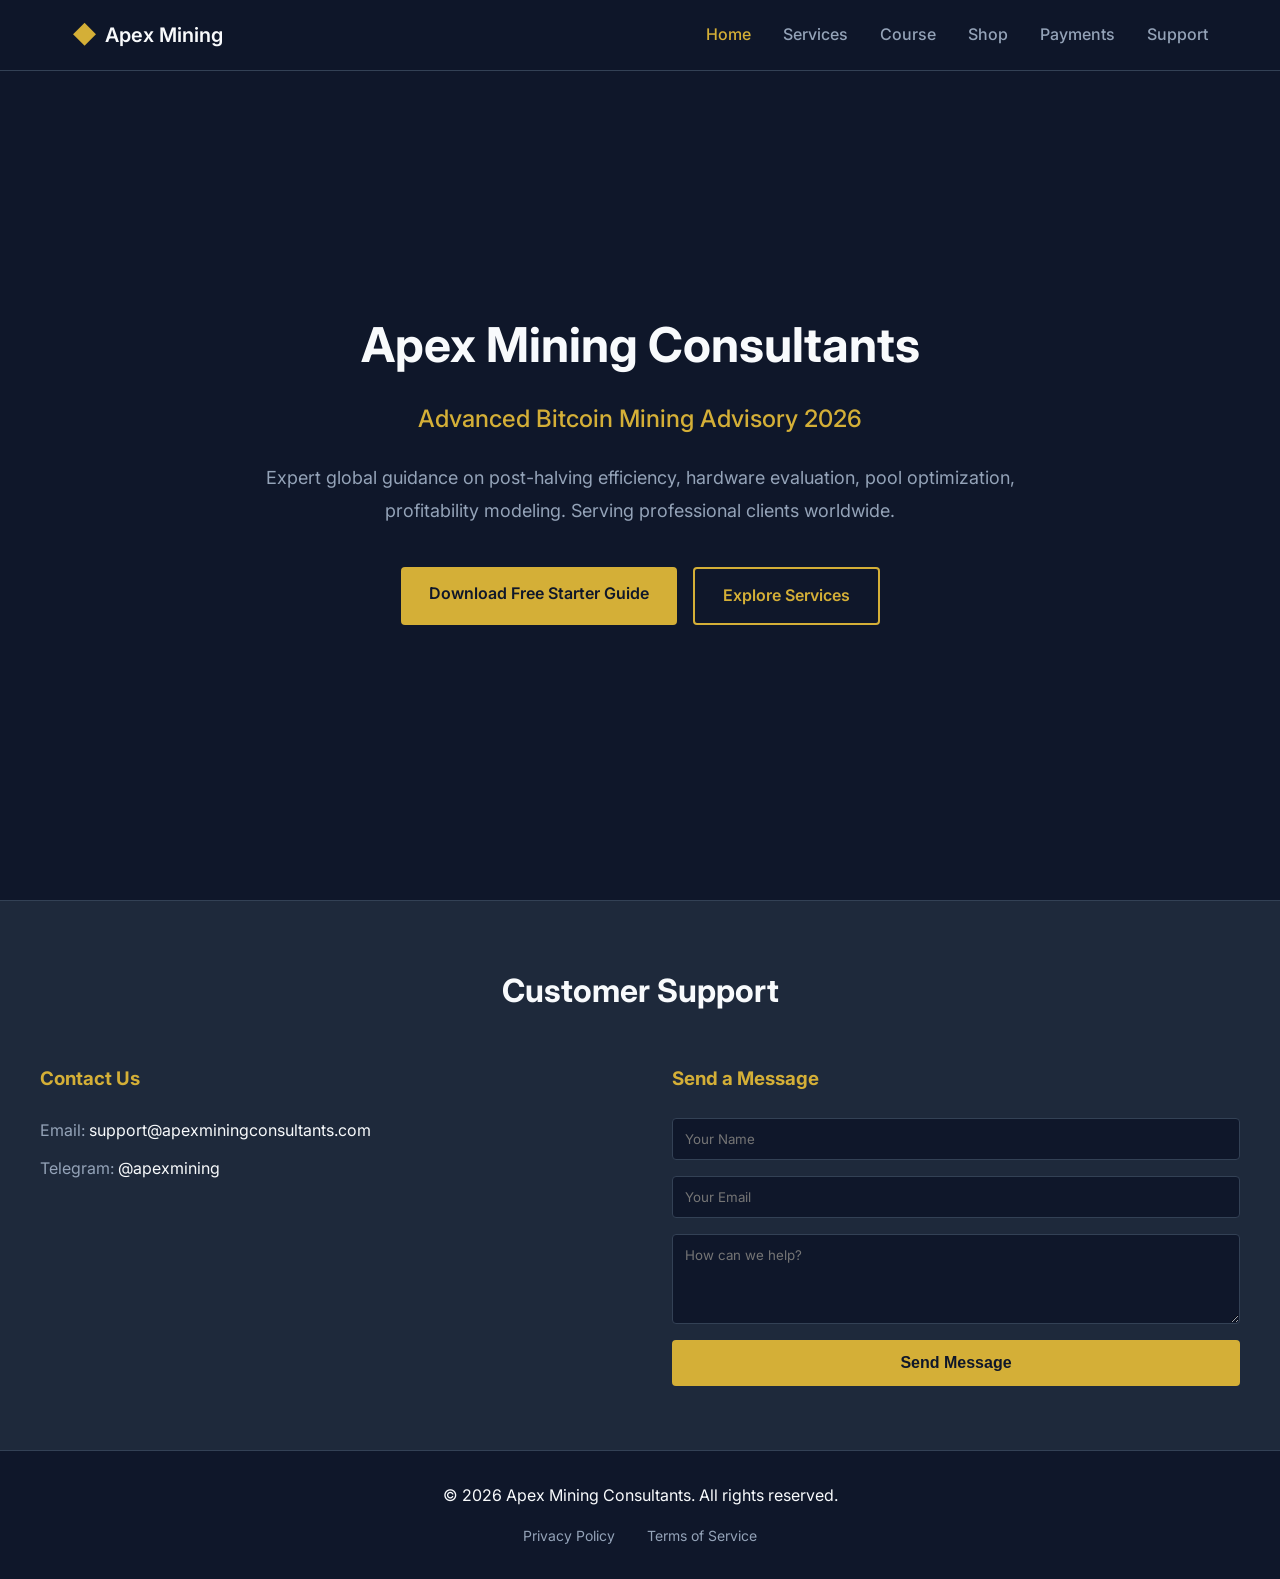
<file: index.html>
<!-- index.html -->
<!DOCTYPE html>
<html lang="en">
<head>
    <meta charset="UTF-8">
    <meta name="viewport" content="width=device-width, initial-scale=1.0">
    <title>Apex Mining Consultants | Advanced Bitcoin Mining Advisory</title>
    <link rel="stylesheet" href="style.css">
    <link rel="preconnect" href="https://fonts.googleapis.com">
    <link rel="preconnect" href="https://fonts.gstatic.com" crossorigin>
    <link href="https://fonts.googleapis.com/css2?family=Inter:wght@300;400;500;600;700&display=swap" rel="stylesheet">
</head>
<body>
    <nav class="navbar">
        <div class="nav-container">
            <a href="index.html" class="logo">
                <span class="logo-symbol">◆</span>
                <span class="logo-text">Apex Mining</span>
            </a>
            <button class="mobile-toggle" aria-label="Toggle menu">☰</button>
            <ul class="nav-menu">
                <li><a href="index.html" class="active">Home</a></li>
                <li><a href="services.html">Services</a></li>
                <li><a href="course.html">Course</a></li>
                <li><a href="shop.html">Shop</a></li>
                <li><a href="payments.html">Payments</a></li>
                <li><a href="#support">Support</a></li>
            </ul>
        </div>
    </nav>

    <main>
        <section class="hero">
            <div class="hero-content">
                <h1>Apex Mining Consultants</h1>
                <p class="subtitle">Advanced Bitcoin Mining Advisory 2026</p>
                <p class="description">Expert global guidance on post-halving efficiency, hardware evaluation, pool optimization, profitability modeling. Serving professional clients worldwide.</p>
                <div class="hero-buttons">
                    <a href="assets/free-guide.pdf" download class="btn btn-primary">Download Free Starter Guide</a>
                    <a href="services.html" class="btn btn-secondary">Explore Services</a>
                </div>
            </div>
        </section>

        <section id="support" class="support-section">
            <div class="container">
                <h2>Customer Support</h2>
                <div class="support-grid">
                    <div class="support-info">
                        <h3>Contact Us</h3>
                        <p>Email: <a href="mailto:support@apexminingconsultants.com">support@apexminingconsultants.com</a></p>
                        <p>Telegram: <a href="https://t.me/apexmining" target="_blank">@apexmining</a></p>
                    </div>
                    <div class="support-form">
                        <h3>Send a Message</h3>
                        <form action="https://formspree.io/f/YOUR_FORM_ID" method="POST">
                            <input type="text" name="name" placeholder="Your Name" required>
                            <input type="email" name="email" placeholder="Your Email" required>
                            <textarea name="message" placeholder="How can we help?" rows="4" required></textarea>
                            <button type="submit" class="btn btn-primary">Send Message</button>
                        </form>
                    </div>
                </div>
            </div>
        </section>
    </main>

    <footer>
        <div class="container">
            <p>&copy; 2026 Apex Mining Consultants. All rights reserved.</p>
            <div class="footer-links">
                <a href="privacy.html">Privacy Policy</a>
                <a href="terms.html">Terms of Service</a>
            </div>
        </div>
    </footer>

    <script src="script.js"></script>
</body>
</html>
</file>
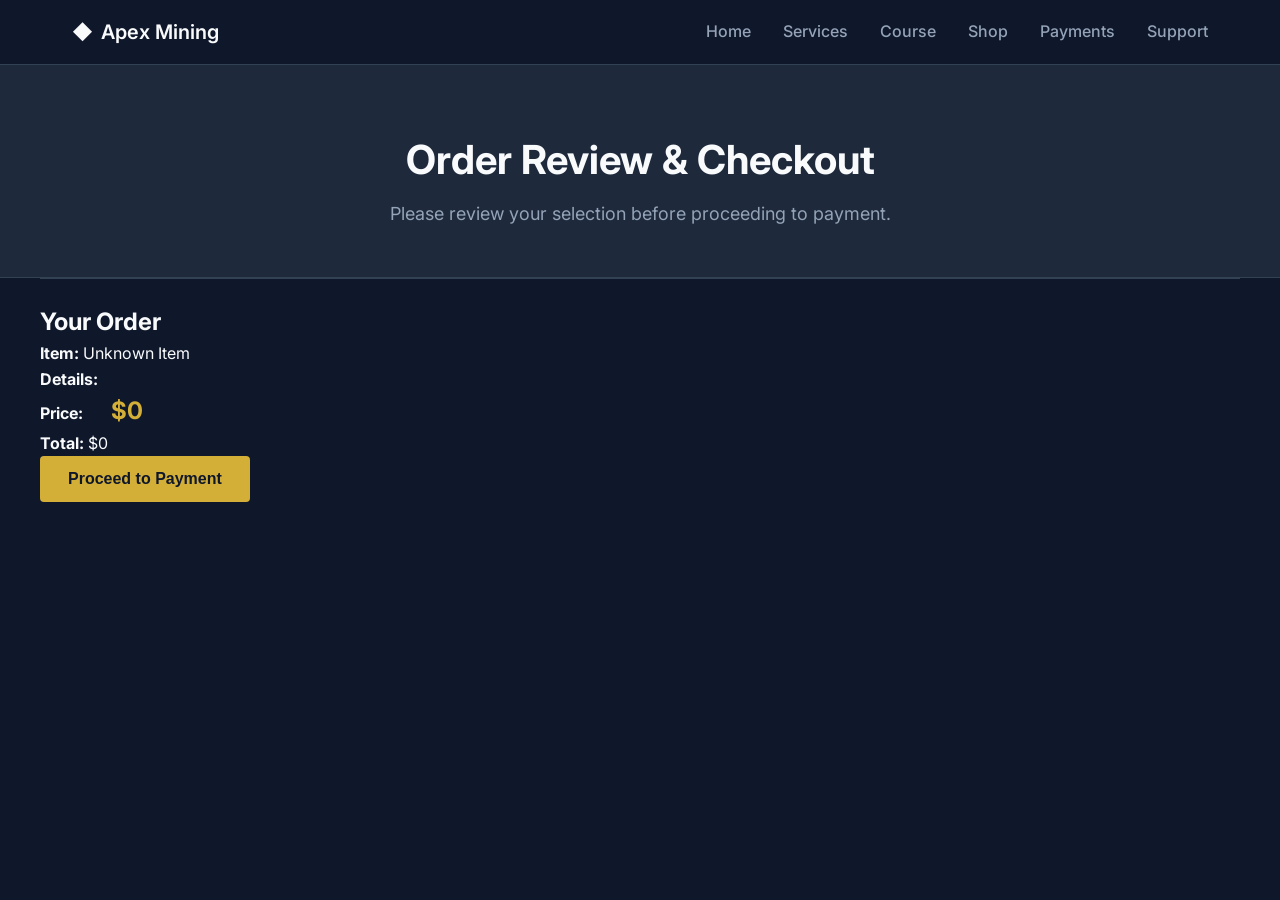
<file: checkout.html>
<!DOCTYPE html>
<html lang="en">
<head>
    <meta charset="UTF-8">
    <meta name="viewport" content="width=device-width, initial-scale=1.0">
    <title>Checkout – Apex Mining Consultants</title>
    <link href="https://fonts.googleapis.com/css2?family=Inter:wght@300;400;500;600;700&display=swap" rel="stylesheet">
    <link rel="stylesheet" href="style.css">
</head>
<body>
    <!-- Navbar (copy from other pages) -->
    <nav class="navbar">
        <div class="container nav-container">
            <a href="index.html" class="logo">
                <span class="logo-icon">◆</span>
                <span class="logo-text">Apex Mining</span>
            </a>
            <button class="mobile-toggle" aria-label="Toggle menu">☰</button>
            <ul class="nav-menu">
                <li><a href="index.html">Home</a></li>
                <li><a href="services.html">Services</a></li>
                <li><a href="course.html">Course</a></li>
                <li><a href="shop.html">Shop</a></li>
                <li><a href="payments.html">Payments</a></li>
                <li><a href="#support">Support</a></li>
            </ul>
        </div>
    </nav>

    <header class="page-header">
        <div class="container">
            <h1>Order Review & Checkout</h1>
            <p>Please review your selection before proceeding to payment.</p>
        </div>
    </header>

    <section class="section checkout-section">
        <div class="container">
            <div class="order-summary">
                <h2>Your Order</h2>
                <div id="order-details">
                    <p><strong>Item:</strong> <span id="item-name">Loading...</span></p>
                    <p><strong>Details:</strong> <span id="item-specs"></span></p>
                    <p><strong>Price:</strong> <span id="item-price" class="price"></span></p>
                </div>
                <div class="total">
                    <p><strong>Total:</strong> <span id="total-price"></span></p>
                </div>
                <button id="proceed-btn" class="btn btn-primary">Proceed to Payment</button>
            </div>
        </div>
    </section>

    <!-- Support & footer (copy from other pages) -->

    <script src="script.js"></script>
    <script>
      // Checkout logic (read from URL params)
      document.addEventListener('DOMContentLoaded', () => {
        const urlParams = new URLSearchParams(window.location.search);
        const item = urlParams.get('item') || 'Unknown Item';
        const specs = urlParams.get('specs') || '';
        const price = urlParams.get('price') || '$0';

        document.getElementById('item-name').textContent = item;
        document.getElementById('item-specs').textContent = specs;
        document.getElementById('item-price').textContent = price;
        document.getElementById('total-price').textContent = price;

        // Proceed button redirects to payments.html
        document.getElementById('proceed-btn').addEventListener('click', () => {
          window.location.href = 'payments.html';
        });
      });
    </script>
</body>
</html>
</file>
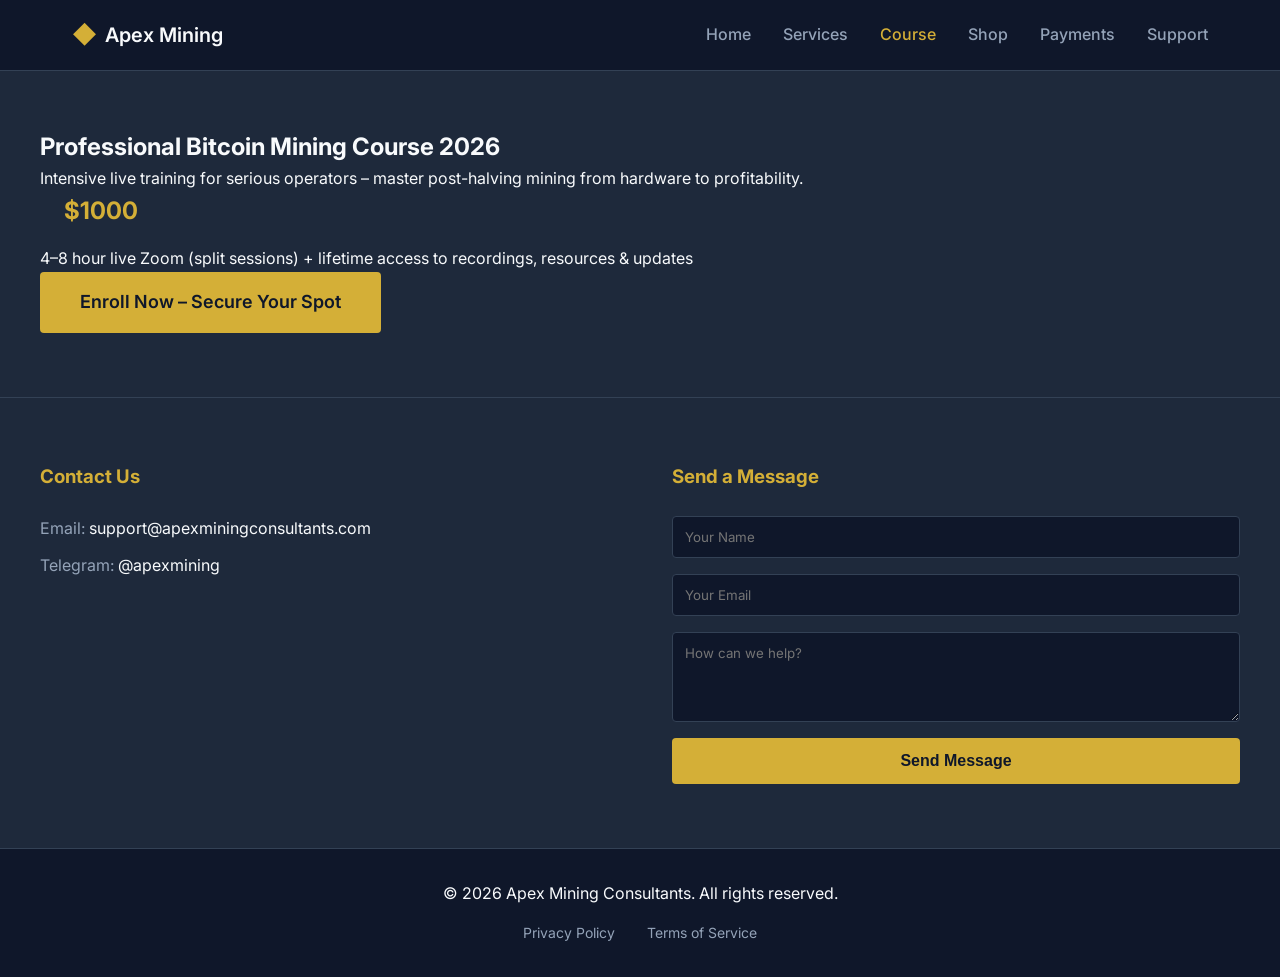
<file: course.html>
<!-- course.html – Updated with checkout link -->
<!DOCTYPE html>
<html lang="en">
<head>
    <meta charset="UTF-8">
    <meta name="viewport" content="width=device-width, initial-scale=1.0">
    <title>Intensive Mining Course | Apex Mining Consultants</title>
    <link rel="stylesheet" href="style.css">
    <link rel="preconnect" href="https://fonts.googleapis.com">
    <link rel="preconnect" href="https://fonts.gstatic.com" crossorigin>
    <link href="https://fonts.googleapis.com/css2?family=Inter:wght@300;400;500;600;700&display=swap" rel="stylesheet">
</head>
<body>
    <nav class="navbar">
        <div class="nav-container">
            <a href="index.html" class="logo">
                <span class="logo-symbol">◆</span>
                <span class="logo-text">Apex Mining</span>
            </a>
            <button class="mobile-toggle" aria-label="Toggle menu">☰</button>
            <ul class="nav-menu">
                <li><a href="index.html">Home</a></li>
                <li><a href="services.html">Services</a></li>
                <li><a href="course.html" class="active">Course</a></li>
                <li><a href="shop.html">Shop</a></li>
                <li><a href="payments.html">Payments</a></li>
                <li><a href="#support">Support</a></li>
            </ul>
        </div>
    </nav>

    <main>
        <section class="course-hero">
            <div class="container">
                <h1>Professional Bitcoin Mining Course 2026</h1>
                <p class="lead">Intensive live training for serious operators – master post-halving mining from hardware to profitability.</p>
                <div class="price">$1000</div>
                <p class="meta">4–8 hour live Zoom (split sessions) + lifetime access to recordings, resources & updates</p>
                <a href="checkout.html?item=Professional%20Bitcoin%20Mining%20Course%202026&price=$1000" class="btn btn-primary btn-large">Enroll Now – Secure Your Spot</a>
            </div>
        </section>

        <!-- Rest of course content remains unchanged (curriculum, outcomes, FAQ, images, etc.) -->

        <!-- Support & footer (unchanged) -->
        <section class="support-section">
            <div class="container">
                <div class="support-grid">
                    <div class="support-info">
                        <h3>Contact Us</h3>
                        <p>Email: <a href="mailto:support@apexminingconsultants.com">support@apexminingconsultants.com</a></p>
                        <p>Telegram: <a href="https://t.me/apexmining" target="_blank">@apexmining</a></p>
                    </div>
                    <div class="support-form">
                        <h3>Send a Message</h3>
                        <form action="https://formspree.io/f/YOUR_FORM_ID" method="POST">
                            <input type="text" name="name" placeholder="Your Name" required>
                            <input type="email" name="email" placeholder="Your Email" required>
                            <textarea name="message" placeholder="How can we help?" rows="4" required></textarea>
                            <button type="submit" class="btn btn-primary">Send Message</button>
                        </form>
                    </div>
                </div>
            </div>
        </section>
    </main>

    <footer>
        <div class="container">
            <p>&copy; 2026 Apex Mining Consultants. All rights reserved.</p>
            <div class="footer-links">
                <a href="privacy.html">Privacy Policy</a>
                <a href="terms.html">Terms of Service</a>
            </div>
        </div>
    </footer>

    <script src="script.js"></script>
</body>
</html>
</file>
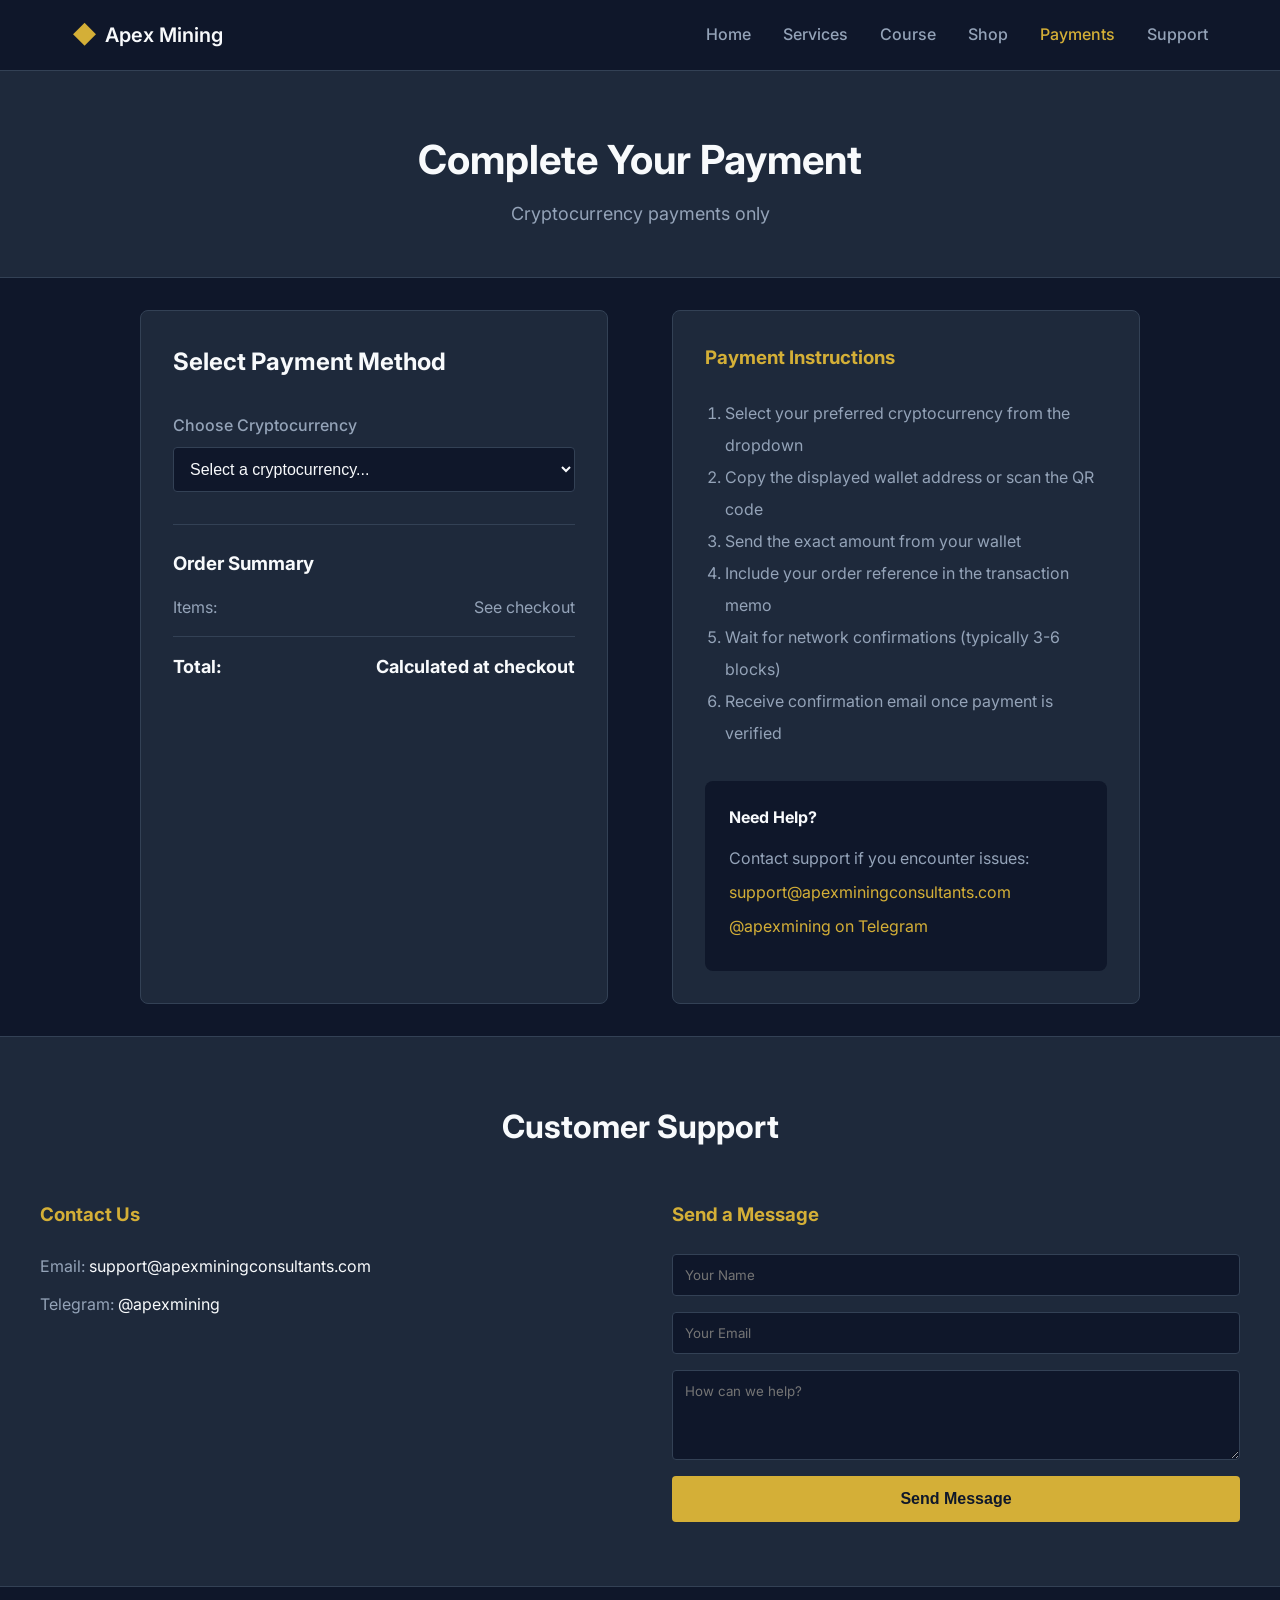
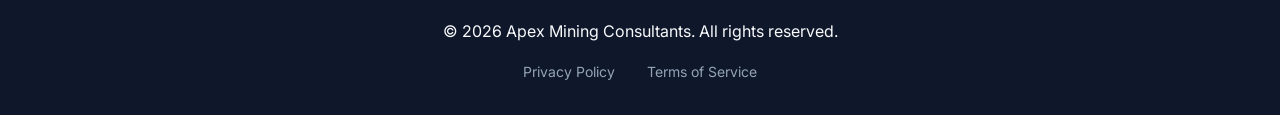
<file: payment.html>
<!-- payments.html -->
<!DOCTYPE html>
<html lang="en">
<head>
    <meta charset="UTF-8">
    <meta name="viewport" content="width=device-width, initial-scale=1.0">
    <title>Payment | Apex Mining Consultants</title>
    <link rel="stylesheet" href="style.css">
    <link rel="preconnect" href="https://fonts.googleapis.com">
    <link rel="preconnect" href="https://fonts.gstatic.com" crossorigin>
    <link href="https://fonts.googleapis.com/css2?family=Inter:wght@300;400;500;600;700&display=swap" rel="stylesheet">
</head>
<body>
    <nav class="navbar">
        <div class="nav-container">
            <a href="index.html" class="logo">
                <span class="logo-symbol">◆</span>
                <span class="logo-text">Apex Mining</span>
            </a>
            <button class="mobile-toggle" aria-label="Toggle menu">☰</button>
            <ul class="nav-menu">
                <li><a href="index.html">Home</a></li>
                <li><a href="services.html">Services</a></li>
                <li><a href="course.html">Course</a></li>
                <li><a href="shop.html">Shop</a></li>
                <li><a href="payments.html" class="active">Payments</a></li>
                <li><a href="#support">Support</a></li>
            </ul>
        </div>
    </nav>

    <main>
        <section class="page-header">
            <div class="container">
                <h1>Complete Your Payment</h1>
                <p>Cryptocurrency payments only</p>
            </div>
        </section>

        <section class="payment-section">
            <div class="container">
                <div class="payment-container">
                    <div class="payment-form">
                        <h2>Select Payment Method</h2>
                        
                        <div class="form-group">
                            <label for="crypto-select">Choose Cryptocurrency</label>
                            <select id="crypto-select" class="crypto-select">
                                <option value="">Select a cryptocurrency...</option>
                                <option value="btc">Bitcoin (BTC)</option>
                                <option value="ltc">Litecoin (LTC)</option>
                                <option value="eth">Ethereum (ERC-20)</option>
                                <option value="usdt">USDT (ERC-20)</option>
                                <option value="bnb">BNB (BEP-20)</option>
                            </select>
                        </div>

                        <div id="payment-details" class="payment-details hidden">
                            <div class="crypto-info">
                                <h3 id="crypto-name"></h3>
                                <div class="address-box">
                                    <label>Send payment to this address:</label>
                                    <div class="address-display">
                                        <code id="crypto-address"></code>
                                        <button class="copy-btn" onclick="copyAddress()">Copy</button>
                                    </div>
                                </div>
                                <div class="qr-placeholder">
                                    <div class="qr-code" id="qr-code">
                                        QR Code Placeholder
                                    </div>
                                </div>
                            </div>

                            <div class="payment-notes">
                                <div class="note warning">
                                    <strong>Important:</strong> Include your order reference number in the transaction memo/description.
                                </div>
                                <div class="note">
                                    <strong>Processing:</strong> Payments are confirmed after required network confirmations.
                                </div>
                                <div class="note final">
                                    <strong>All sales are final once confirmed on-chain.</strong> No refunds after blockchain confirmation.
                                </div>
                            </div>
                        </div>

                        <div class="order-summary">
                            <h3>Order Summary</h3>
                            <div class="summary-row">
                                <span>Items:</span>
                                <span>See checkout</span>
                            </div>
                            <div class="summary-row total">
                                <span>Total:</span>
                                <span>Calculated at checkout</span>
                            </div>
                        </div>
                    </div>

                    <div class="payment-help">
                        <h3>Payment Instructions</h3>
                        <ol>
                            <li>Select your preferred cryptocurrency from the dropdown</li>
                            <li>Copy the displayed wallet address or scan the QR code</li>
                            <li>Send the exact amount from your wallet</li>
                            <li>Include your order reference in the transaction memo</li>
                            <li>Wait for network confirmations (typically 3-6 blocks)</li>
                            <li>Receive confirmation email once payment is verified</li>
                        </ol>
                        
                        <div class="support-box">
                            <h4>Need Help?</h4>
                            <p>Contact support if you encounter issues:</p>
                            <p><a href="mailto:support@apexminingconsultants.com">support@apexminingconsultants.com</a></p>
                            <p><a href="https://t.me/apexmining" target="_blank">@apexmining on Telegram</a></p>
                        </div>
                    </div>
                </div>
            </div>
        </section>

        <section id="support" class="support-section">
            <div class="container">
                <h2>Customer Support</h2>
                <div class="support-grid">
                    <div class="support-info">
                        <h3>Contact Us</h3>
                        <p>Email: <a href="mailto:support@apexminingconsultants.com">support@apexminingconsultants.com</a></p>
                        <p>Telegram: <a href="https://t.me/apexmining" target="_blank">@apexmining</a></p>
                    </div>
                    <div class="support-form">
                        <h3>Send a Message</h3>
                        <form action="https://formspree.io/f/YOUR_FORM_ID" method="POST">
                            <input type="text" name="name" placeholder="Your Name" required>
                            <input type="email" name="email" placeholder="Your Email" required>
                            <textarea name="message" placeholder="How can we help?" rows="4" required></textarea>
                            <button type="submit" class="btn btn-primary">Send Message</button>
                        </form>
                    </div>
                </div>
            </div>
        </section>
    </main>

    <footer>
        <div class="container">
            <p>&copy; 2026 Apex Mining Consultants. All rights reserved.</p>
            <div class="footer-links">
                <a href="privacy.html">Privacy Policy</a>
                <a href="terms.html">Terms of Service</a>
            </div>
        </div>
    </footer>

    <script src="script.js"></script>
</body>
</html>
</file>
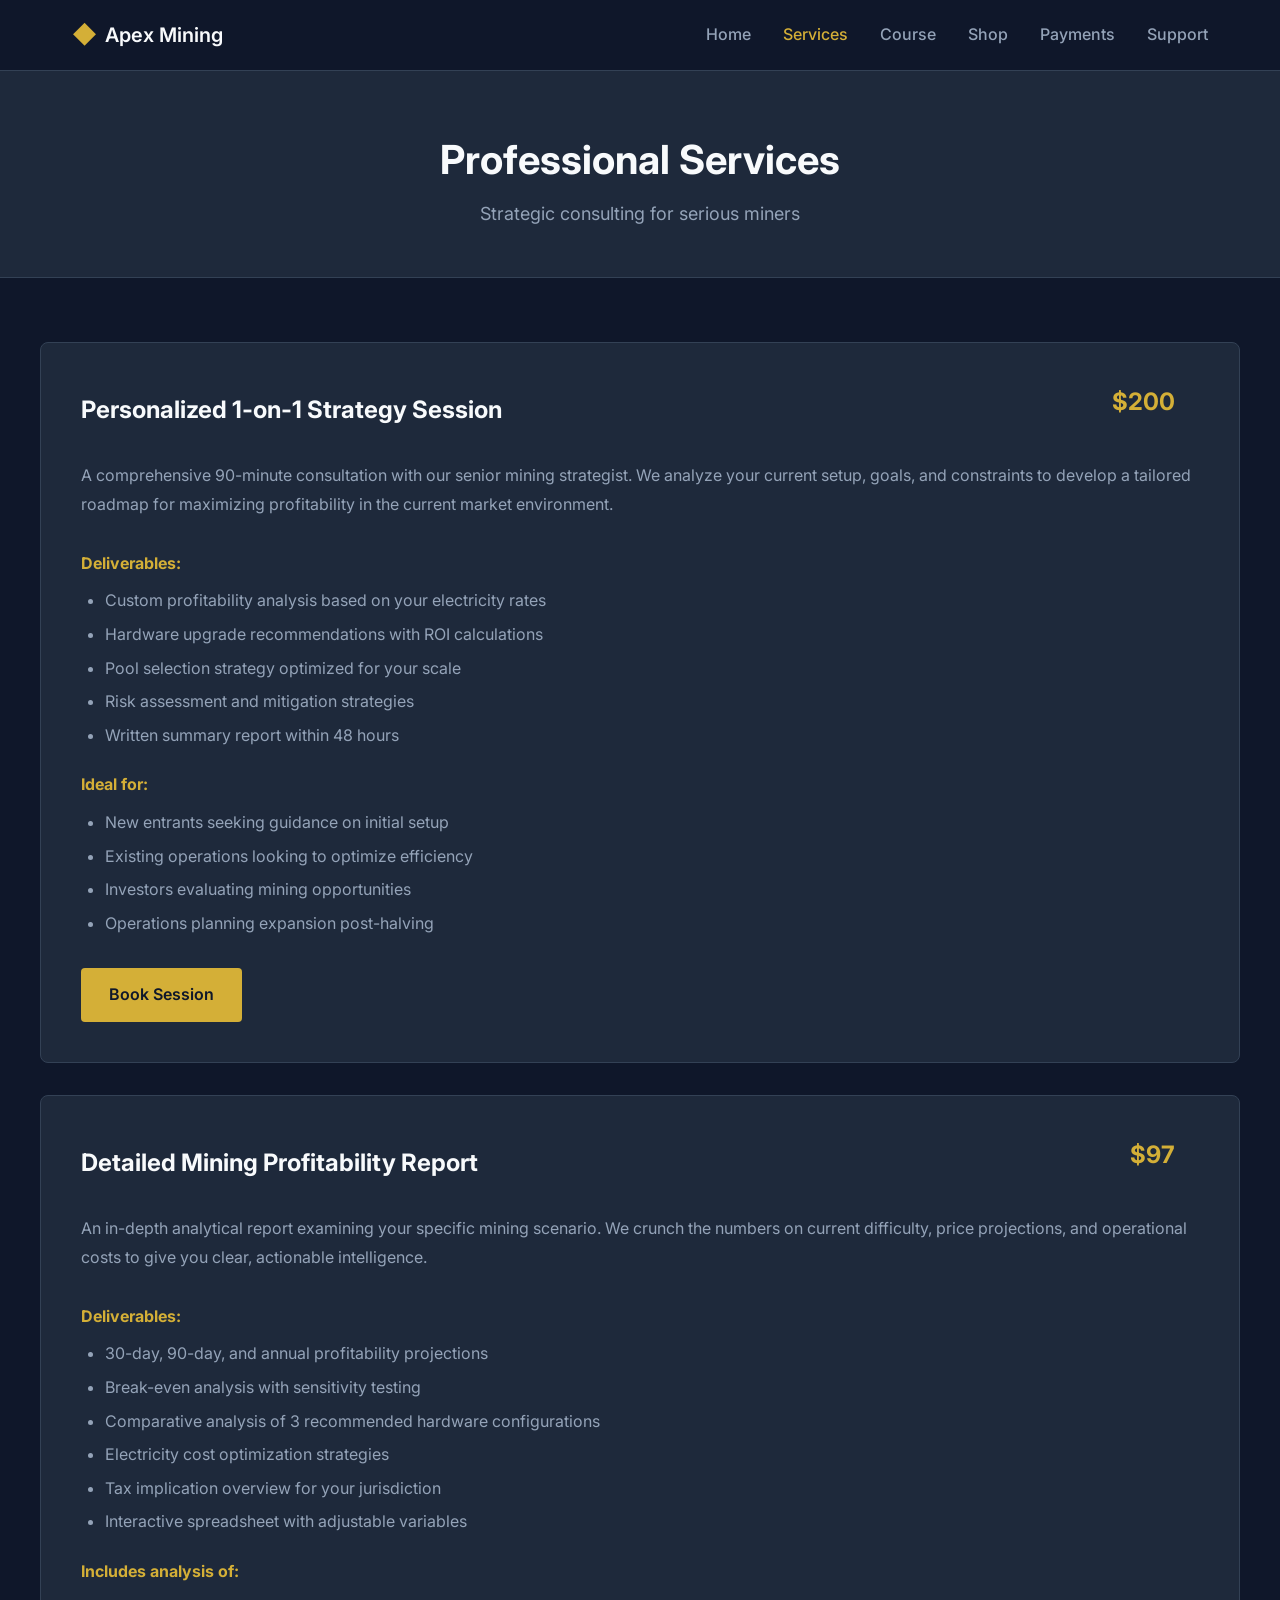
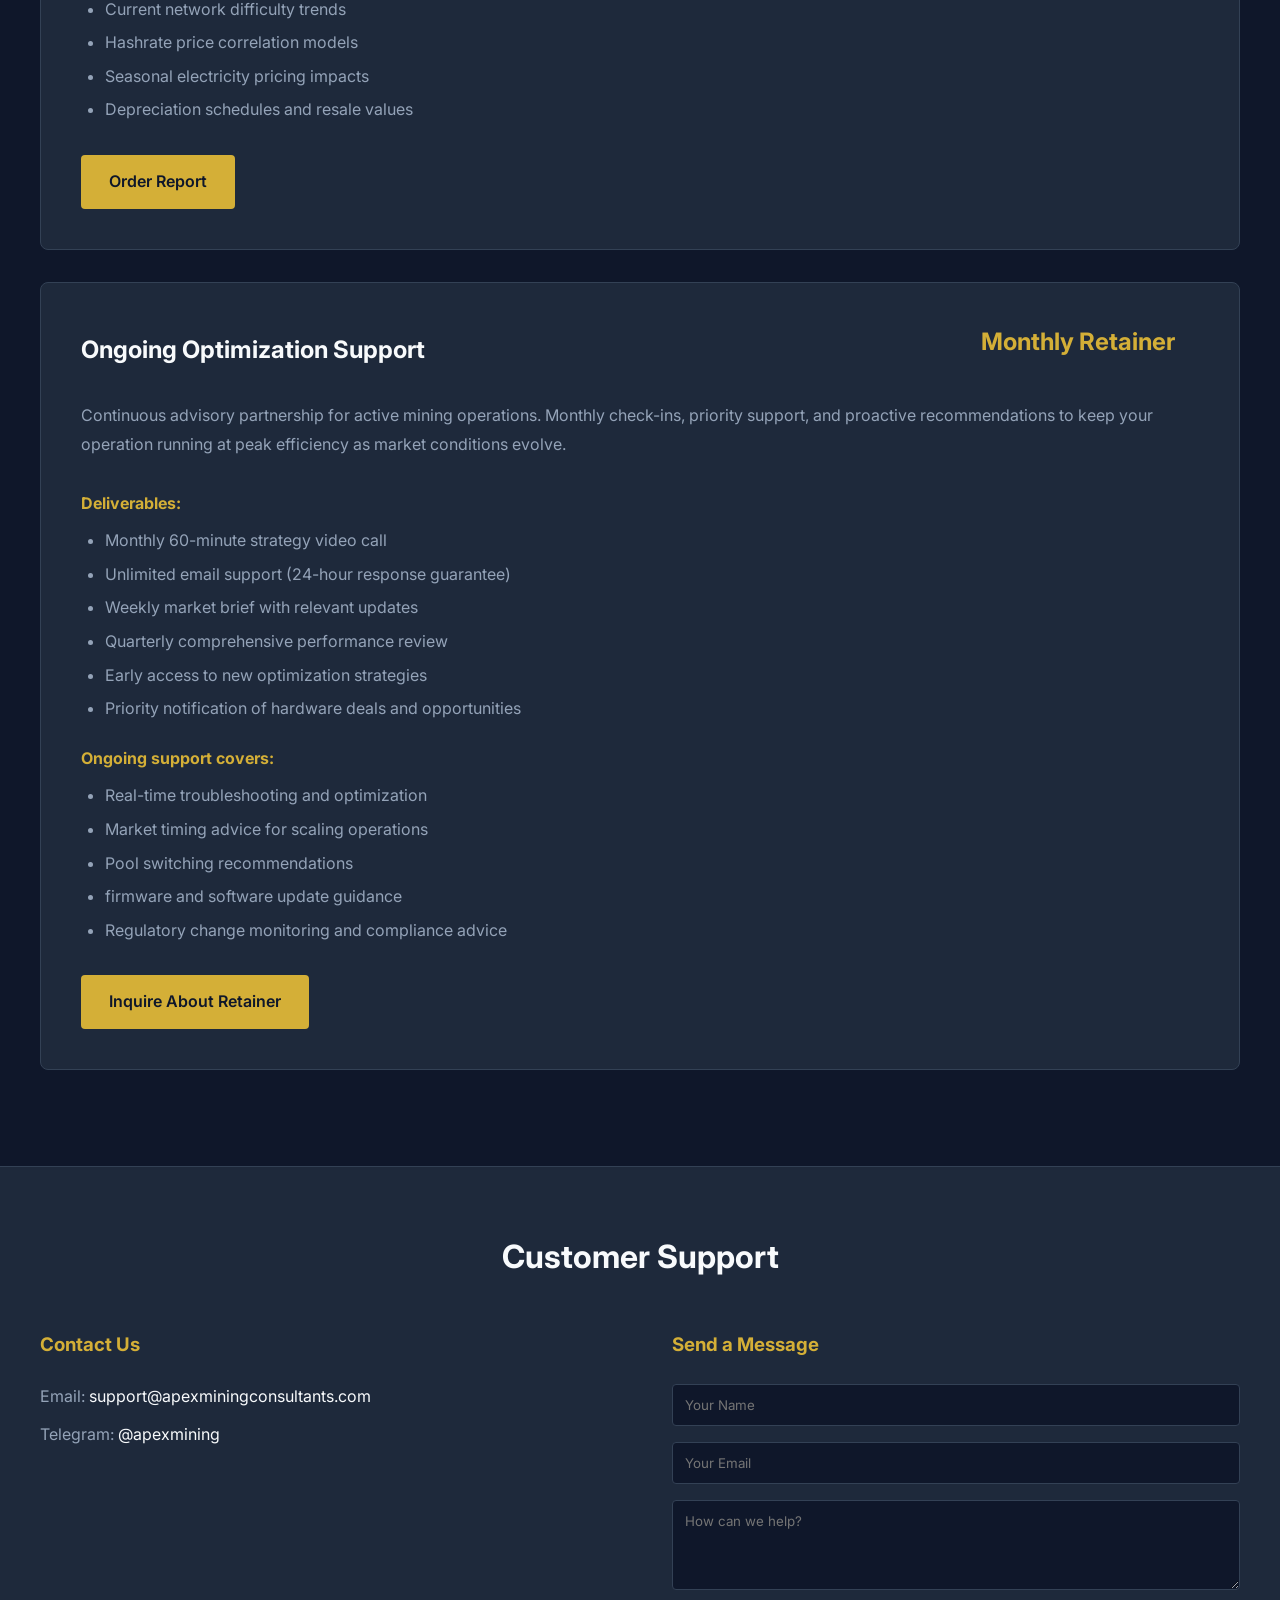
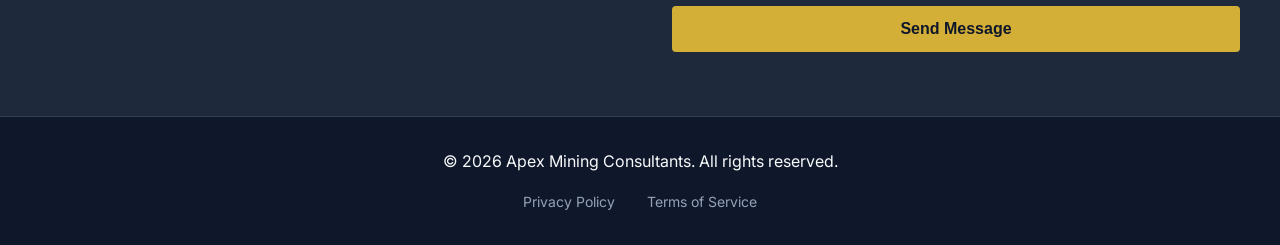
<file: service.html>
<!-- services.html -->
<!DOCTYPE html>
<html lang="en">
<head>
    <meta charset="UTF-8">
    <meta name="viewport" content="width=device-width, initial-scale=1.0">
    <title>Services | Apex Mining Consultants</title>
    <link rel="stylesheet" href="style.css">
    <link rel="preconnect" href="https://fonts.googleapis.com">
    <link rel="preconnect" href="https://fonts.gstatic.com" crossorigin>
    <link href="https://fonts.googleapis.com/css2?family=Inter:wght@300;400;500;600;700&display=swap" rel="stylesheet">
</head>
<body>
    <nav class="navbar">
        <div class="nav-container">
            <a href="index.html" class="logo">
                <span class="logo-symbol">◆</span>
                <span class="logo-text">Apex Mining</span>
            </a>
            <button class="mobile-toggle" aria-label="Toggle menu">☰</button>
            <ul class="nav-menu">
                <li><a href="index.html">Home</a></li>
                <li><a href="services.html" class="active">Services</a></li>
                <li><a href="course.html">Course</a></li>
                <li><a href="shop.html">Shop</a></li>
                <li><a href="payments.html">Payments</a></li>
                <li><a href="#support">Support</a></li>
            </ul>
        </div>
    </nav>

    <main>
        <section class="page-header">
            <div class="container">
                <h1>Professional Services</h1>
                <p>Strategic consulting for serious miners</p>
            </div>
        </section>

        <section class="services-grid">
            <div class="container">
                <div class="service-card">
                    <div class="service-header">
                        <h2>Personalized 1-on-1 Strategy Session</h2>
                        <span class="price">$200</span>
                    </div>
                    <p class="service-description">A comprehensive 90-minute consultation with our senior mining strategist. We analyze your current setup, goals, and constraints to develop a tailored roadmap for maximizing profitability in the current market environment.</p>
                    
                    <div class="service-details">
                        <h4>Deliverables:</h4>
                        <ul>
                            <li>Custom profitability analysis based on your electricity rates</li>
                            <li>Hardware upgrade recommendations with ROI calculations</li>
                            <li>Pool selection strategy optimized for your scale</li>
                            <li>Risk assessment and mitigation strategies</li>
                            <li>Written summary report within 48 hours</li>
                        </ul>
                        
                        <h4>Ideal for:</h4>
                        <ul>
                            <li>New entrants seeking guidance on initial setup</li>
                            <li>Existing operations looking to optimize efficiency</li>
                            <li>Investors evaluating mining opportunities</li>
                            <li>Operations planning expansion post-halving</li>
                        </ul>
                    </div>
                    <a href="payments.html" class="btn btn-primary">Book Session</a>
                </div>

                <div class="service-card">
                    <div class="service-header">
                        <h2>Detailed Mining Profitability Report</h2>
                        <span class="price">$97</span>
                    </div>
                    <p class="service-description">An in-depth analytical report examining your specific mining scenario. We crunch the numbers on current difficulty, price projections, and operational costs to give you clear, actionable intelligence.</p>
                    
                    <div class="service-details">
                        <h4>Deliverables:</h4>
                        <ul>
                            <li>30-day, 90-day, and annual profitability projections</li>
                            <li>Break-even analysis with sensitivity testing</li>
                            <li>Comparative analysis of 3 recommended hardware configurations</li>
                            <li>Electricity cost optimization strategies</li>
                            <li>Tax implication overview for your jurisdiction</li>
                            <li>Interactive spreadsheet with adjustable variables</li>
                        </ul>
                        
                        <h4>Includes analysis of:</h4>
                        <ul>
                            <li>Current network difficulty trends</li>
                            <li>Hashrate price correlation models</li>
                            <li>Seasonal electricity pricing impacts</li>
                            <li>Depreciation schedules and resale values</li>
                        </ul>
                    </div>
                    <a href="payments.html" class="btn btn-primary">Order Report</a>
                </div>

                <div class="service-card">
                    <div class="service-header">
                        <h2>Ongoing Optimization Support</h2>
                        <span class="price">Monthly Retainer</span>
                    </div>
                    <p class="service-description">Continuous advisory partnership for active mining operations. Monthly check-ins, priority support, and proactive recommendations to keep your operation running at peak efficiency as market conditions evolve.</p>
                    
                    <div class="service-details">
                        <h4>Deliverables:</h4>
                        <ul>
                            <li>Monthly 60-minute strategy video call</li>
                            <li>Unlimited email support (24-hour response guarantee)</li>
                            <li>Weekly market brief with relevant updates</li>
                            <li>Quarterly comprehensive performance review</li>
                            <li>Early access to new optimization strategies</li>
                            <li>Priority notification of hardware deals and opportunities</li>
                        </ul>
                        
                        <h4>Ongoing support covers:</h4>
                        <ul>
                            <li>Real-time troubleshooting and optimization</li>
                            <li>Market timing advice for scaling operations</li>
                            <li>Pool switching recommendations</li>
                            <li> firmware and software update guidance</li>
                            <li>Regulatory change monitoring and compliance advice</li>
                        </ul>
                    </div>
                    <a href="payments.html" class="btn btn-primary">Inquire About Retainer</a>
                </div>
            </div>
        </section>

        <section id="support" class="support-section">
            <div class="container">
                <h2>Customer Support</h2>
                <div class="support-grid">
                    <div class="support-info">
                        <h3>Contact Us</h3>
                        <p>Email: <a href="mailto:support@apexminingconsultants.com">support@apexminingconsultants.com</a></p>
                        <p>Telegram: <a href="https://t.me/apexmining" target="_blank">@apexmining</a></p>
                    </div>
                    <div class="support-form">
                        <h3>Send a Message</h3>
                        <form action="https://formspree.io/f/YOUR_FORM_ID" method="POST">
                            <input type="text" name="name" placeholder="Your Name" required>
                            <input type="email" name="email" placeholder="Your Email" required>
                            <textarea name="message" placeholder="How can we help?" rows="4" required></textarea>
                            <button type="submit" class="btn btn-primary">Send Message</button>
                        </form>
                    </div>
                </div>
            </div>
        </section>
    </main>

    <footer>
        <div class="container">
            <p>&copy; 2026 Apex Mining Consultants. All rights reserved.</p>
            <div class="footer-links">
                <a href="privacy.html">Privacy Policy</a>
                <a href="terms.html">Terms of Service</a>
            </div>
        </div>
    </footer>

    <script src="script.js"></script>
</body>
</html>
</file>
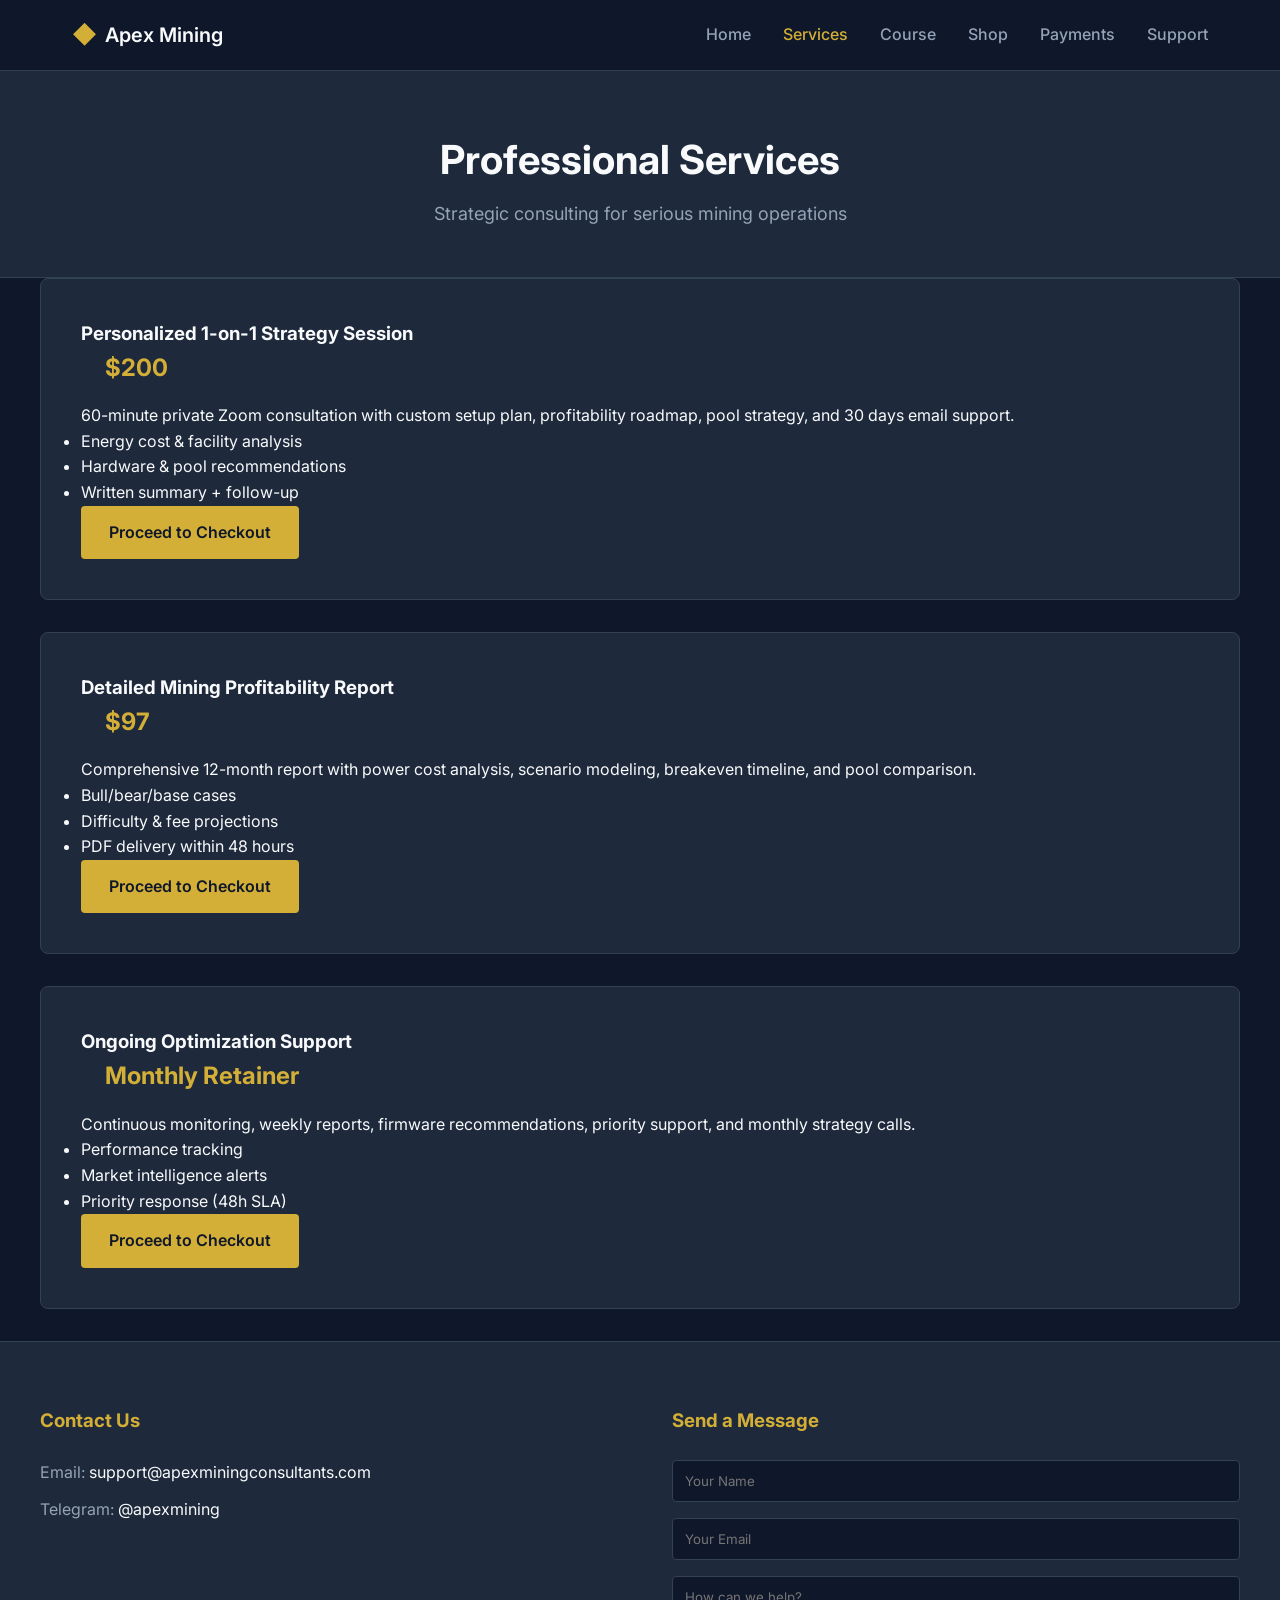
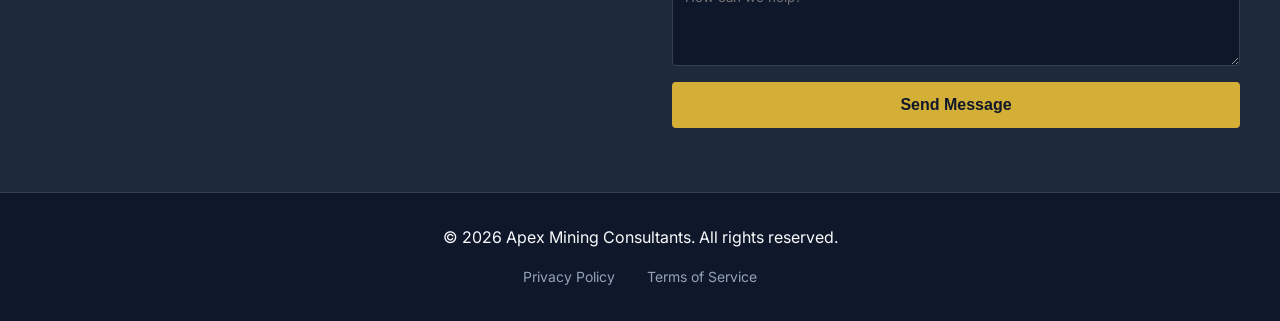
<file: services.html>
<!-- services.html – All buttons now lead to checkout.html -->
<!DOCTYPE html>
<html lang="en">
<head>
    <meta charset="UTF-8">
    <meta name="viewport" content="width=device-width, initial-scale=1.0">
    <title>Services | Apex Mining Consultants</title>
    <link rel="stylesheet" href="style.css">
    <link rel="preconnect" href="https://fonts.googleapis.com">
    <link rel="preconnect" href="https://fonts.gstatic.com" crossorigin>
    <link href="https://fonts.googleapis.com/css2?family=Inter:wght@300;400;500;600;700&display=swap" rel="stylesheet">
</head>
<body>
    <nav class="navbar">
        <div class="nav-container">
            <a href="index.html" class="logo">
                <span class="logo-symbol">◆</span>
                <span class="logo-text">Apex Mining</span>
            </a>
            <button class="mobile-toggle" aria-label="Toggle menu">☰</button>
            <ul class="nav-menu">
                <li><a href="index.html">Home</a></li>
                <li><a href="services.html" class="active">Services</a></li>
                <li><a href="course.html">Course</a></li>
                <li><a href="shop.html">Shop</a></li>
                <li><a href="payments.html">Payments</a></li>
                <li><a href="#support">Support</a></li>
            </ul>
        </div>
    </nav>

    <main>
        <section class="page-header">
            <div class="container">
                <h1>Professional Services</h1>
                <p>Strategic consulting for serious mining operations</p>
            </div>
        </section>

        <section class="services-section">
            <div class="container">
                <div class="service-card">
                    <h3>Personalized 1-on-1 Strategy Session</h3>
                    <p class="price">$200</p>
                    <p>60-minute private Zoom consultation with custom setup plan, profitability roadmap, pool strategy, and 30 days email support.</p>
                    <ul>
                        <li>Energy cost & facility analysis</li>
                        <li>Hardware & pool recommendations</li>
                        <li>Written summary + follow-up</li>
                    </ul>
                    <a href="checkout.html?item=Personalized%201-on-1%20Strategy%20Session&price=$200" class="btn btn-primary">Proceed to Checkout</a>
                </div>

                <div class="service-card">
                    <h3>Detailed Mining Profitability Report</h3>
                    <p class="price">$97</p>
                    <p>Comprehensive 12-month report with power cost analysis, scenario modeling, breakeven timeline, and pool comparison.</p>
                    <ul>
                        <li>Bull/bear/base cases</li>
                        <li>Difficulty & fee projections</li>
                        <li>PDF delivery within 48 hours</li>
                    </ul>
                    <a href="checkout.html?item=Detailed%20Mining%20Profitability%20Report&price=$97" class="btn btn-primary">Proceed to Checkout</a>
                </div>

                <div class="service-card">
                    <h3>Ongoing Optimization Support</h3>
                    <p class="price">Monthly Retainer</p>
                    <p>Continuous monitoring, weekly reports, firmware recommendations, priority support, and monthly strategy calls.</p>
                    <ul>
                        <li>Performance tracking</li>
                        <li>Market intelligence alerts</li>
                        <li>Priority response (48h SLA)</li>
                    </ul>
                    <a href="checkout.html?item=Ongoing%20Optimization%20Support&price=Monthly%20Retainer" class="btn btn-primary">Proceed to Checkout</a>
                </div>
            </div>
        </section>

        <!-- Support & footer (unchanged) -->
        <section class="support-section">
            <div class="container">
                <div class="support-grid">
                    <div class="support-info">
                        <h3>Contact Us</h3>
                        <p>Email: <a href="mailto:support@apexminingconsultants.com">support@apexminingconsultants.com</a></p>
                        <p>Telegram: <a href="https://t.me/apexmining" target="_blank">@apexmining</a></p>
                    </div>
                    <div class="support-form">
                        <h3>Send a Message</h3>
                        <form action="https://formspree.io/f/YOUR_FORM_ID" method="POST">
                            <input type="text" name="name" placeholder="Your Name" required>
                            <input type="email" name="email" placeholder="Your Email" required>
                            <textarea name="message" placeholder="How can we help?" rows="4" required></textarea>
                            <button type="submit" class="btn btn-primary">Send Message</button>
                        </form>
                    </div>
                </div>
            </div>
        </section>
    </main>

    <footer>
        <div class="container">
            <p>&copy; 2026 Apex Mining Consultants. All rights reserved.</p>
            <div class="footer-links">
                <a href="privacy.html">Privacy Policy</a>
                <a href="terms.html">Terms of Service</a>
            </div>
        </div>
    </footer>

    <script src="script.js"></script>
</body>
</html>
</file>
<file: style.css>
/* style.css */
:root {
    --bg-primary: #0f172a;
    --bg-secondary: #1e293b;
    --bg-card: #1e293b;
    --text-primary: #f8fafc;
    --text-secondary: #94a3b8;
    --accent-gold: #d4af37;
    --accent-gold-hover: #b8941f;
    --border-color: #334155;
    --danger: #ef4444;
    --success: #22c55e;
}

* {
    margin: 0;
    padding: 0;
    box-sizing: border-box;
}

body {
    font-family: 'Inter', -apple-system, BlinkMacSystemFont, sans-serif;
    background-color: var(--bg-primary);
    color: var(--text-primary);
    line-height: 1.6;
    min-height: 100vh;
}

/* Navigation */
.navbar {
    position: fixed;
    top: 0;
    width: 100%;
    background-color: rgba(15, 23, 42, 0.95);
    backdrop-filter: blur(10px);
    border-bottom: 1px solid var(--border-color);
    z-index: 1000;
}

.nav-container {
    max-width: 1200px;
    margin: 0 auto;
    padding: 1rem 2rem;
    display: flex;
    justify-content: space-between;
    align-items: center;
}

.logo {
    display: flex;
    align-items: center;
    gap: 0.5rem;
    text-decoration: none;
    color: var(--text-primary);
    font-weight: 600;
    font-size: 1.25rem;
}

.logo-symbol {
    color: var(--accent-gold);
    font-size: 1.5rem;
}

.nav-menu {
    display: flex;
    list-style: none;
    gap: 2rem;
}

.nav-menu a {
    text-decoration: none;
    color: var(--text-secondary);
    font-weight: 500;
    transition: color 0.2s;
}

.nav-menu a:hover,
.nav-menu a.active {
    color: var(--accent-gold);
}

.mobile-toggle {
    display: none;
    background: none;
    border: none;
    color: var(--text-primary);
    font-size: 1.5rem;
    cursor: pointer;
}

/* Hero Section */
.hero {
    min-height: 100vh;
    display: flex;
    align-items: center;
    justify-content: center;
    text-align: center;
    padding: 6rem 2rem 4rem;
}

.hero-content {
    max-width: 800px;
}

.hero h1 {
    font-size: 3rem;
    font-weight: 700;
    margin-bottom: 1rem;
    color: var(--text-primary);
}

.subtitle {
    font-size: 1.5rem;
    color: var(--accent-gold);
    margin-bottom: 1.5rem;
    font-weight: 500;
}

.description {
    font-size: 1.125rem;
    color: var(--text-secondary);
    margin-bottom: 2.5rem;
    line-height: 1.8;
}

.hero-buttons {
    display: flex;
    gap: 1rem;
    justify-content: center;
    flex-wrap: wrap;
}

/* Buttons */
.btn {
    display: inline-block;
    padding: 0.875rem 1.75rem;
    text-decoration: none;
    border-radius: 4px;
    font-weight: 600;
    transition: all 0.2s;
    border: none;
    cursor: pointer;
    font-size: 1rem;
}

.btn-primary {
    background-color: var(--accent-gold);
    color: var(--bg-primary);
}

.btn-primary:hover {
    background-color: var(--accent-gold-hover);
}

.btn-secondary {
    background-color: transparent;
    color: var(--accent-gold);
    border: 2px solid var(--accent-gold);
}

.btn-secondary:hover {
    background-color: var(--accent-gold);
    color: var(--bg-primary);
}

.btn-large {
    padding: 1rem 2.5rem;
    font-size: 1.125rem;
}

/* Support Section */
.support-section {
    padding: 4rem 2rem;
    background-color: var(--bg-secondary);
    border-top: 1px solid var(--border-color);
}

.container {
    max-width: 1200px;
    margin: 0 auto;
}

.support-section h2 {
    text-align: center;
    margin-bottom: 3rem;
    font-size: 2rem;
}

.support-grid {
    display: grid;
    grid-template-columns: 1fr 1fr;
    gap: 4rem;
}

.support-info h3,
.support-form h3 {
    margin-bottom: 1.5rem;
    color: var(--accent-gold);
}

.support-info p {
    margin-bottom: 0.75rem;
    color: var(--text-secondary);
}

.support-info a {
    color: var(--text-primary);
    text-decoration: none;
}

.support-info a:hover {
    color: var(--accent-gold);
}

.support-form form {
    display: flex;
    flex-direction: column;
    gap: 1rem;
}

.support-form input,
.support-form textarea {
    padding: 0.75rem;
    background-color: var(--bg-primary);
    border: 1px solid var(--border-color);
    border-radius: 4px;
    color: var(--text-primary);
    font-family: inherit;
}

.support-form input:focus,
.support-form textarea:focus {
    outline: none;
    border-color: var(--accent-gold);
}

/* Footer */
footer {
    background-color: var(--bg-primary);
    border-top: 1px solid var(--border-color);
    padding: 2rem;
    text-align: center;
}

.footer-links {
    margin-top: 1rem;
    display: flex;
    gap: 2rem;
    justify-content: center;
}

.footer-links a {
    color: var(--text-secondary);
    text-decoration: none;
    font-size: 0.875rem;
}

.footer-links a:hover {
    color: var(--accent-gold);
}

/* Page Header */
.page-header {
    padding: 8rem 2rem 3rem;
    text-align: center;
    background-color: var(--bg-secondary);
    border-bottom: 1px solid var(--border-color);
}

.page-header h1 {
    font-size: 2.5rem;
    margin-bottom: 0.5rem;
}

.page-header p {
    color: var(--text-secondary);
    font-size: 1.125rem;
}

/* Services Page */
.services-grid {
    padding: 4rem 2rem;
}

.service-card {
    background-color: var(--bg-card);
    border: 1px solid var(--border-color);
    border-radius: 8px;
    padding: 2.5rem;
    margin-bottom: 2rem;
}

.service-header {
    display: flex;
    justify-content: space-between;
    align-items: center;
    margin-bottom: 1.5rem;
    flex-wrap: wrap;
    gap: 1rem;
}

.service-header h2 {
    font-size: 1.5rem;
    color: var(--text-primary);
}

.price {
    font-size: 1.5rem;
    color: var(--accent-gold);
    font-weight: 700;
}

.service-description {
    color: var(--text-secondary);
    margin-bottom: 2rem;
    line-height: 1.8;
}

.service-details {
    margin-bottom: 2rem;
}

.service-details h4 {
    color: var(--accent-gold);
    margin: 1.5rem 0 0.75rem;
    font-size: 1rem;
}

.service-details ul {
    margin-left: 1.5rem;
    color: var(--text-secondary);
}

.service-details li {
    margin-bottom: 0.5rem;
}

/* Course Page */
.course-hero {
    padding: 8rem 2rem 4rem;
    background-color: var(--bg-secondary);
}

.course-hero-content {
    display: grid;
    grid-template-columns: 1fr 1fr;
    gap: 4rem;
    align-items: center;
    max-width: 1200px;
    margin: 0 auto;
}

.course-text h1 {
    font-size: 3rem;
    margin-bottom: 1rem;
    line-height: 1.2;
}

.badge {
    display: inline-block;
    background-color: var(--accent-gold);
    color: var(--bg-primary);
    padding: 0.25rem 0.75rem;
    border-radius: 4px;
    font-size: 0.875rem;
    font-weight: 600;
    margin-bottom: 1rem;
}

.course-subtitle {
    font-size: 1.25rem;
    color: var(--text-secondary);
    margin-bottom: 2rem;
}

.price-tag {
    font-size: 4rem;
    font-weight: 700;
    color: var(--accent-gold);
    margin-bottom: 0.5rem;
}

.price-tag.large {
    font-size: 5rem;
}

.price-note {
    color: var(--text-secondary);
    margin-bottom: 2rem;
}

.course-image img {
    width: 100%;
    border-radius: 8px;
    border: 1px solid var(--border-color);
}

.value-section {
    padding: 4rem 2rem;
}

.value-section h2 {
    text-align: center;
    margin-bottom: 3rem;
    font-size: 2rem;
}

.value-grid {
    display: grid;
    grid-template-columns: repeat(auto-fit, minmax(250px, 1fr));
    gap: 2rem;
}

.value-card {
    background-color: var(--bg-card);
    border: 1px solid var(--border-color);
    padding: 2rem;
    border-radius: 8px;
}

.value-card h3 {
    color: var(--accent-gold);
    margin-bottom: 1rem;
}

.value-card p {
    color: var(--text-secondary);
    line-height: 1.6;
}

.curriculum-section {
    padding: 4rem 2rem;
    background-color: var(--bg-secondary);
}

.curriculum-section h2 {
    text-align: center;
    margin-bottom: 0.5rem;
    font-size: 2rem;
}

.section-subtitle {
    text-align: center;
    color: var(--text-secondary);
    margin-bottom: 3rem;
}

.module-list {
    display: flex;
    flex-direction: column;
    gap: 1.5rem;
    max-width: 900px;
    margin: 0 auto;
}

.module-card {
    display: grid;
    grid-template-columns: 80px 1fr;
    gap: 1.5rem;
    background-color: var(--bg-card);
    border: 1px solid var(--border-color);
    padding: 2rem;
    border-radius: 8px;
}

.module-number {
    font-size: 2.5rem;
    font-weight: 700;
    color: var(--accent-gold);
    opacity: 0.5;
    line-height: 1;
}

.module-content h3 {
    margin-bottom: 0.5rem;
    font-size: 1.25rem;
}

.module-duration {
    color: var(--accent-gold);
    font-size: 0.875rem;
    margin-bottom: 1rem;
    font-weight: 500;
}

.module-content ul {
    margin-left: 1.25rem;
    color: var(--text-secondary);
}

.module-content li {
    margin-bottom: 0.4rem;
}

.outcomes-section {
    padding: 4rem 2rem;
}

.outcomes-section h2 {
    text-align: center;
    margin-bottom: 3rem;
    font-size: 2rem;
}

.outcomes-grid {
    display: grid;
    grid-template-columns: repeat(auto-fit, minmax(300px, 1fr));
    gap: 1.5rem;
    max-width: 1000px;
    margin: 0 auto;
}

.outcome-item {
    display: flex;
    gap: 1rem;
    align-items: flex-start;
    background-color: var(--bg-card);
    padding: 1.5rem;
    border-radius: 8px;
    border: 1px solid var(--border-color);
}

.check {
    color: var(--accent-gold);
    font-weight: 700;
    font-size: 1.25rem;
}

.outcome-item p {
    color: var(--text-secondary);
    line-height: 1.5;
}

.faq-section {
    padding: 4rem 2rem;
    background-color: var(--bg-secondary);
}

.faq-section h2 {
    text-align: center;
    margin-bottom: 3rem;
    font-size: 2rem;
}

.faq-list {
    max-width: 800px;
    margin: 0 auto;
    display: flex;
    flex-direction: column;
    gap: 1.5rem;
}

.faq-item {
    background-color: var(--bg-card);
    padding: 1.5rem;
    border-radius: 8px;
    border: 1px solid var(--border-color);
}

.faq-item h4 {
    color: var(--accent-gold);
    margin-bottom: 0.75rem;
    font-size: 1.1rem;
}

.faq-item p {
    color: var(--text-secondary);
    line-height: 1.6;
}

.gallery-section {
    padding: 4rem 2rem;
}

.gallery-section h2 {
    text-align: center;
    margin-bottom: 3rem;
    font-size: 2rem;
}

.image-grid {
    display: grid;
    grid-template-columns: repeat(auto-fit, minmax(250px, 1fr));
    gap: 1.5rem;
}

.image-grid img {
    width: 100%;
    height: 200px;
    object-fit: cover;
    border-radius: 8px;
    border: 1px solid var(--border-color);
}

.cta-section {
    padding: 4rem 2rem;
    text-align: center;
    background-color: var(--bg-secondary);
}

.cta-section h2 {
    margin-bottom: 1rem;
}

.cta-section .subtitle {
    margin-bottom: 2rem;
    color: var(--text-secondary);
}

/* Shop Page */
.shop-section {
    padding: 2rem;
}

.category-section {
    margin-bottom: 4rem;
}

.category-section h2 {
    font-size: 1.75rem;
    margin-bottom: 2rem;
    padding-bottom: 0.5rem;
    border-bottom: 2px solid var(--accent-gold);
    display: inline-block;
}

.product-grid {
    display: grid;
    grid-template-columns: repeat(auto-fill, minmax(280px, 1fr));
    gap: 2rem;
}

.product-card {
    background-color: var(--bg-card);
    border: 1px solid var(--border-color);
    border-radius: 8px;
    overflow: hidden;
    transition: border-color 0.2s;
}

.product-card:hover {
    border-color: var(--accent-gold);
}

.product-card.used {
    border-left: 4px solid var(--danger);
}

.product-image {
    position: relative;
    height: 200px;
    background-color: var(--bg-primary);
    display: flex;
    align-items: center;
    justify-content: center;
    overflow: hidden;
}

.product-image img {
    max-width: 100%;
    max-height: 100%;
    object-fit: contain;
}

.badge-new,
.badge-used {
    position: absolute;
    top: 1rem;
    right: 1rem;
    padding: 0.25rem 0.75rem;
    border-radius: 4px;
    font-size: 0.75rem;
    font-weight: 700;
    text-transform: uppercase;
}

.badge-new {
    background-color: var(--success);
    color: white;
}

.badge-used {
    background-color: var(--danger);
    color: white;
}

.product-card h3 {
    padding: 1.5rem 1.5rem 0.5rem;
    font-size: 1.1rem;
}

.specs {
    padding: 0 1.5rem;
    color: var(--text-secondary);
    font-size: 0.875rem;
    margin-bottom: 1rem;
}

.price {
    padding: 0 1.5rem;
    font-size: 1.5rem;
    font-weight: 700;
    color: var(--accent-gold);
    margin-bottom: 1rem;
}

.product-card .btn {
    margin: 0 1.5rem 1.5rem;
    width: calc(100% - 3rem);
    text-align: center;
}

/* Payments Page */
.payment-section {
    padding: 2rem;
}

.payment-container {
    display: grid;
    grid-template-columns: 1fr 1fr;
    gap: 4rem;
    max-width: 1000px;
    margin: 0 auto;
}

.payment-form {
    background-color: var(--bg-card);
    padding: 2rem;
    border-radius: 8px;
    border: 1px solid var(--border-color);
}

.payment-form h2 {
    margin-bottom: 2rem;
}

.form-group {
    margin-bottom: 2rem;
}

.form-group label {
    display: block;
    margin-bottom: 0.5rem;
    color: var(--text-secondary);
    font-weight: 500;
}

.crypto-select {
    width: 100%;
    padding: 0.75rem;
    background-color: var(--bg-primary);
    border: 1px solid var(--border-color);
    color: var(--text-primary);
    border-radius: 4px;
    font-size: 1rem;
}

.payment-details {
    margin-bottom: 2rem;
}

.payment-details.hidden {
    display: none;
}

.crypto-info h3 {
    color: var(--accent-gold);
    margin-bottom: 1rem;
}

.address-box {
    margin-bottom: 1.5rem;
}

.address-box label {
    display: block;
    margin-bottom: 0.5rem;
    color: var(--text-secondary);
    font-size: 0.875rem;
}

.address-display {
    display: flex;
    gap: 0.5rem;
}

.address-display code {
    flex: 1;
    background-color: var(--bg-primary);
    padding: 0.75rem;
    border-radius: 4px;
    font-family: 'Courier New', monospace;
    border: 1px solid var(--border-color);
    word-break: break-all;
}

.copy-btn {
    padding: 0.75rem 1rem;
    background-color: var(--accent-gold);
    color: var(--bg-primary);
    border: none;
    border-radius: 4px;
    cursor: pointer;
    font-weight: 600;
}

.qr-placeholder {
    margin-bottom: 2rem;
}

.qr-code {
    width: 200px;
    height: 200px;
    background-color: var(--bg-primary);
    border: 1px solid var(--border-color);
    display: flex;
    align-items: center;
    justify-content: center;
    color: var(--text-secondary);
    border-radius: 8px;
}

.payment-notes {
    display: flex;
    flex-direction: column;
    gap: 1rem;
}

.note {
    padding: 1rem;
    background-color: var(--bg-primary);
    border-radius: 4px;
    border-left: 4px solid var(--accent-gold);
    font-size: 0.875rem;
    color: var(--text-secondary);
}

.note.warning {
    border-left-color: #f59e0b;
}

.note.final {
    border-left-color: var(--danger);
    font-weight: 600;
}

.order-summary {
    border-top: 1px solid var(--border-color);
    padding-top: 1.5rem;
}

.order-summary h3 {
    margin-bottom: 1rem;
}

.summary-row {
    display: flex;
    justify-content: space-between;
    margin-bottom: 0.5rem;
    color: var(--text-secondary);
}

.summary-row.total {
    font-weight: 700;
    color: var(--text-primary);
    font-size: 1.125rem;
    margin-top: 1rem;
    padding-top: 1rem;
    border-top: 1px solid var(--border-color);
}

.payment-help {
    background-color: var(--bg-card);
    padding: 2rem;
    border-radius: 8px;
    border: 1px solid var(--border-color);
    height: fit-content;
}

.payment-help h3 {
    margin-bottom: 1.5rem;
    color: var(--accent-gold);
}

.payment-help ol {
    margin-left: 1.25rem;
    color: var(--text-secondary);
    line-height: 2;
    margin-bottom: 2rem;
}

.support-box {
    background-color: var(--bg-primary);
    padding: 1.5rem;
    border-radius: 8px;
}

.support-box h4 {
    margin-bottom: 1rem;
    color: var(--text-primary);
}

.support-box p {
    margin-bottom: 0.5rem;
    color: var(--text-secondary);
}

.support-box a {
    color: var(--accent-gold);
    text-decoration: none;
}

/* Responsive */
@media (max-width: 768px) {
    .mobile-toggle {
        display: block;
    }

    .nav-menu {
        position: fixed;
        left: -100%;
        top: 60px;
        flex-direction: column;
        background-color: var(--bg-primary);
        width: 100%;
        text-align: center;
        transition: 0.3s;
        padding: 2rem 0;
        border-bottom: 1px solid var(--border-color);
    }

    .nav-menu.active {
        left: 0;
    }

    .hero h1 {
        font-size: 2rem;
    }

    .subtitle {
        font-size: 1.25rem;
    }

    .support-grid,
    .course-hero-content,
    .payment-container {
        grid-template-columns: 1fr;
        gap: 2rem;
    }

    .module-card {
        grid-template-columns: 1fr;
        text-align: center;
    }

    .service-header {
        flex-direction: column;
        align-items: flex-start;
    }

    .price-tag.large {
        font-size: 3rem;
    }

    .footer-links {
        flex-direction: column;
        gap: 1rem;
    }
}
</file>
